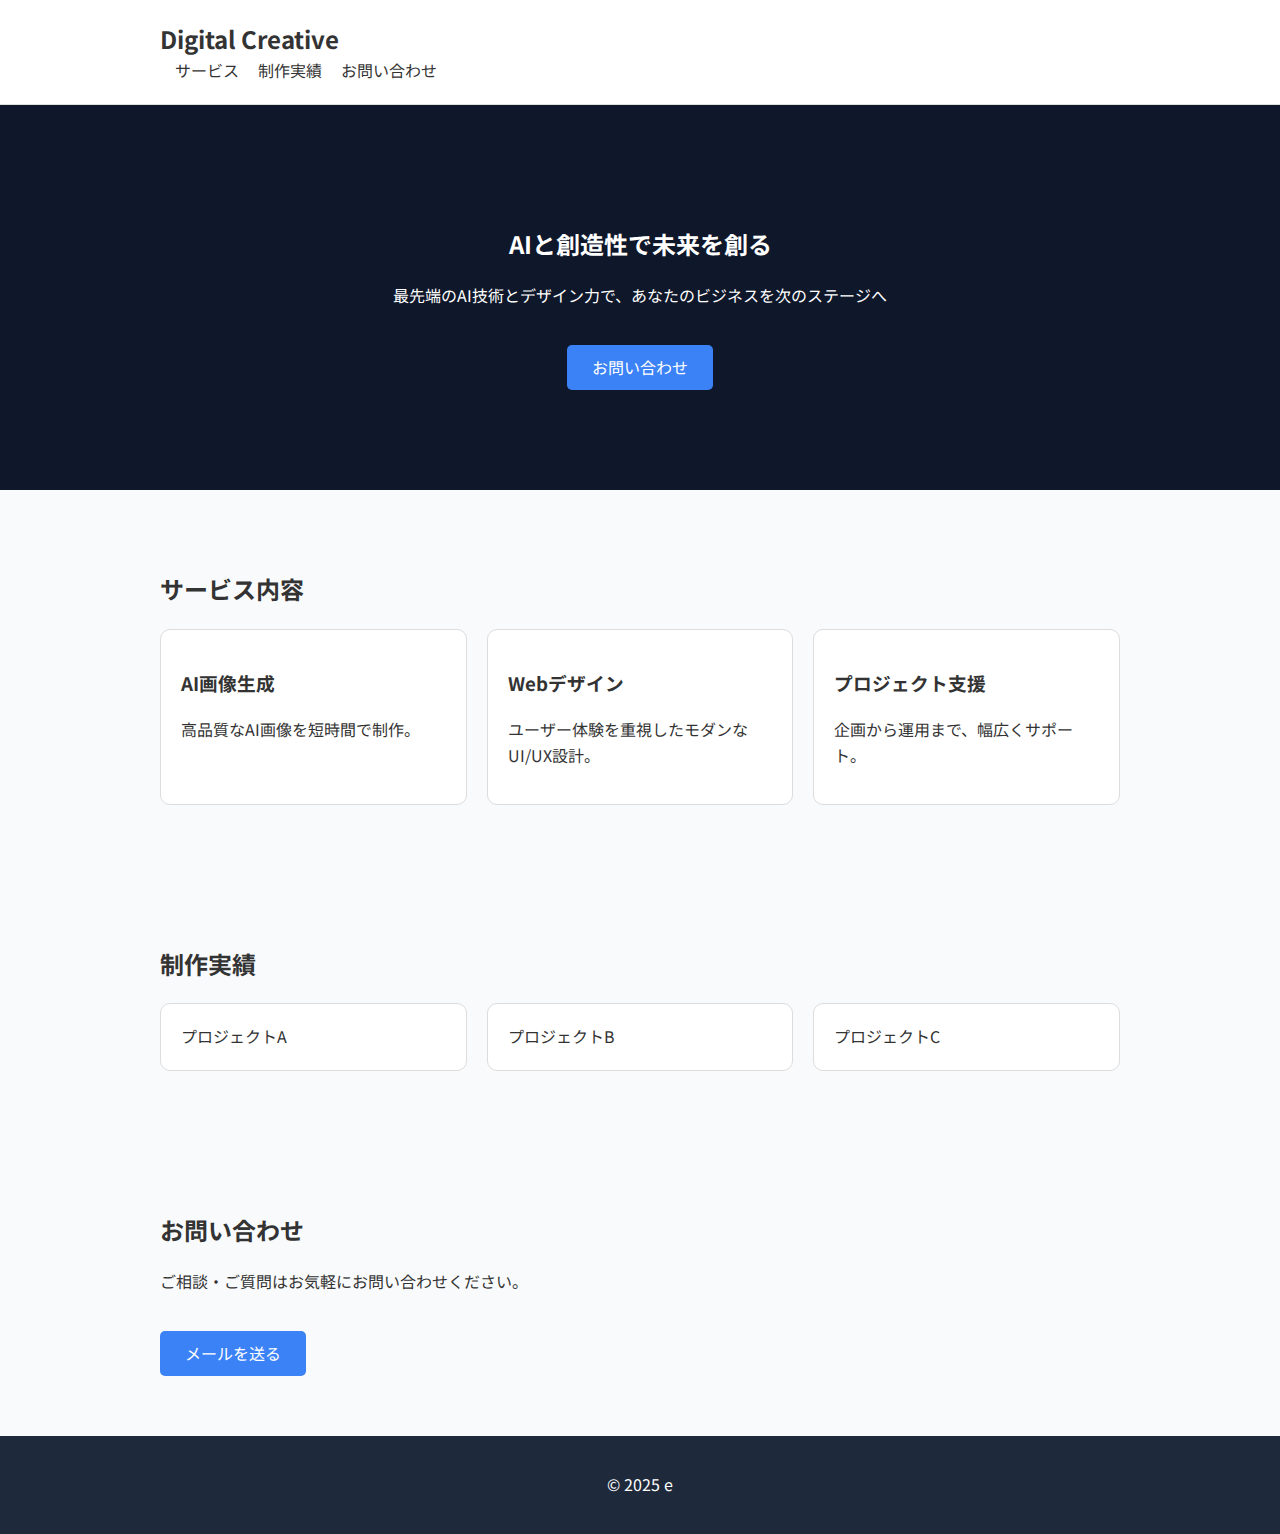
<file: index.html>
<!DOCTYPE html>
<html lang="ja">
<head>
  <meta charset="UTF-8">
  <title>AI サイト</title>
  <meta name="viewport" content="width=device-width, initial-scale=1.0">
  <meta name="description" content="AIと創造性で未来をデザインする。">
  <link rel="stylesheet" href="css/style.css">
  <link href="https://fonts.googleapis.com/css2?family=Noto+Sans+JP&display=swap" rel="stylesheet">
</head>
<body>

  <!-- ヘッダー -->
  <header class="site-header">
    <div class="container">
      <h1 class="logo">Digital Creative</h1>
      <nav class="nav">
        <a href="#services">サービス</a>
        <a href="#works">制作実績</a>
        <a href="#contact">お問い合わせ</a>
      </nav>
    </div>
  </header>

  <!-- ヒーローセクション -->
  <section class="hero">
    <div class="container">
      <h2>AIと創造性で未来を創る</h2>
      <p>最先端のAI技術とデザイン力で、あなたのビジネスを次のステージへ</p>
      <a href="#contact" class="cta-button">お問い合わせ</a>
    </div>
  </section>

  <!-- サービス -->
  <section id="services" class="services">
    <div class="container">
      <h2>サービス内容</h2>
      <div class="card-list">
        <div class="card">
          <h3>AI画像生成</h3>
          <p>高品質なAI画像を短時間で制作。</p>
        </div>
        <div class="card">
          <h3>Webデザイン</h3>
          <p>ユーザー体験を重視したモダンなUI/UX設計。</p>
        </div>
        <div class="card">
          <h3>プロジェクト支援</h3>
          <p>企画から運用まで、幅広くサポート。</p>
        </div>
      </div>
    </div>
  </section>

  <!-- 実績 -->
  <section id="works" class="works">
    <div class="container">
      <h2>制作実績</h2>
      <div class="work-list">
        <div class="work-item">プロジェクトA</div>
        <div class="work-item">プロジェクトB</div>
        <div class="work-item">プロジェクトC</div>
      </div>
    </div>
  </section>

  <!-- お問い合わせ -->
  <section id="contact" class="contact">
    <div class="container">
      <h2>お問い合わせ</h2>
      <p>ご相談・ご質問はお気軽にお問い合わせください。</p>
      <a href="mailto:your@email.com" class="cta-button">メールを送る</a>
    </div>
  </section>

  <footer class="site-footer">
    <div class="container">
      <p>&copy; 2025 e</p>
    </div>
  </footer>

</body>
</html>
</file>
<file: css/style.css>
body {
  margin: 0;
  font-family: 'Noto Sans JP', sans-serif;
  color: #333;
  line-height: 1.6;
}
.container {
  max-width: 960px;
  margin: 0 auto;
  padding: 0 20px;
}
.site-header {
  background: #fff;
  border-bottom: 1px solid #ddd;
  padding: 20px 0;
}
.site-header .logo {
  font-size: 1.5em;
  margin: 0;
}
.nav a {
  margin-left: 15px;
  text-decoration: none;
  color: #333;
}
.hero {
  background: #0f172a;
  color: white;
  padding: 100px 20px;
  text-align: center;
}
.cta-button {
  display: inline-block;
  margin-top: 20px;
  padding: 10px 25px;
  background: #3b82f6;
  color: white;
  text-decoration: none;
  border-radius: 5px;
}
.services, .works, .contact {
  padding: 60px 20px;
  background: #f9fafb;
}
.card-list, .work-list {
  display: flex;
  flex-wrap: wrap;
  gap: 20px;
}
.card, .work-item {
  background: white;
  border: 1px solid #ddd;
  border-radius: 10px;
  padding: 20px;
  flex: 1 1 calc(33.333% - 20px);
  box-sizing: border-box;
}
.site-footer {
  background: #1e293b;
  color: white;
  text-align: center;
  padding: 20px 0;
}
</file>
